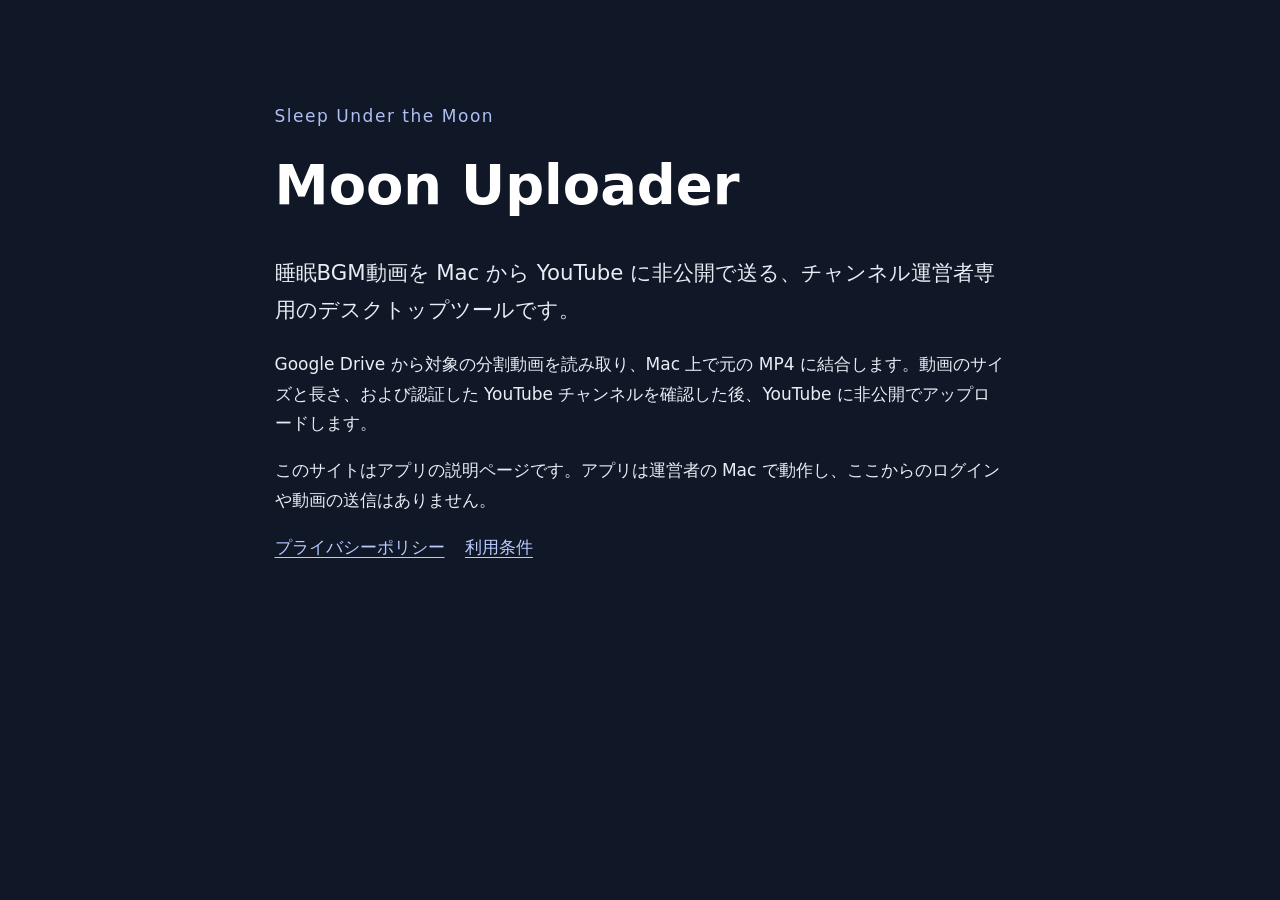
<file: index.html>
<!doctype html>
<html lang="ja">
<head>
<meta charset="utf-8">
<meta name="viewport" content="width=device-width,initial-scale=1">
<title>Moon Uploader</title>
<link rel="stylesheet" href="style.css">
</head>
<body><main>
<p class="eyebrow">Sleep Under the Moon</p>
<h1>Moon Uploader</h1>
<p class="lead">睡眠BGM動画を Mac から YouTube に非公開で送る、チャンネル運営者専用のデスクトップツールです。</p>
<p>Google Drive から対象の分割動画を読み取り、Mac 上で元の MP4 に結合します。動画のサイズと長さ、および認証した YouTube チャンネルを確認した後、YouTube に非公開でアップロードします。</p>
<p>このサイトはアプリの説明ページです。アプリは運営者の Mac で動作し、ここからのログインや動画の送信はありません。</p>
<nav aria-label="アプリに関する情報"><a href="privacy.html">プライバシーポリシー</a><a href="terms.html">利用条件</a></nav>
</main></body></html>
</file>
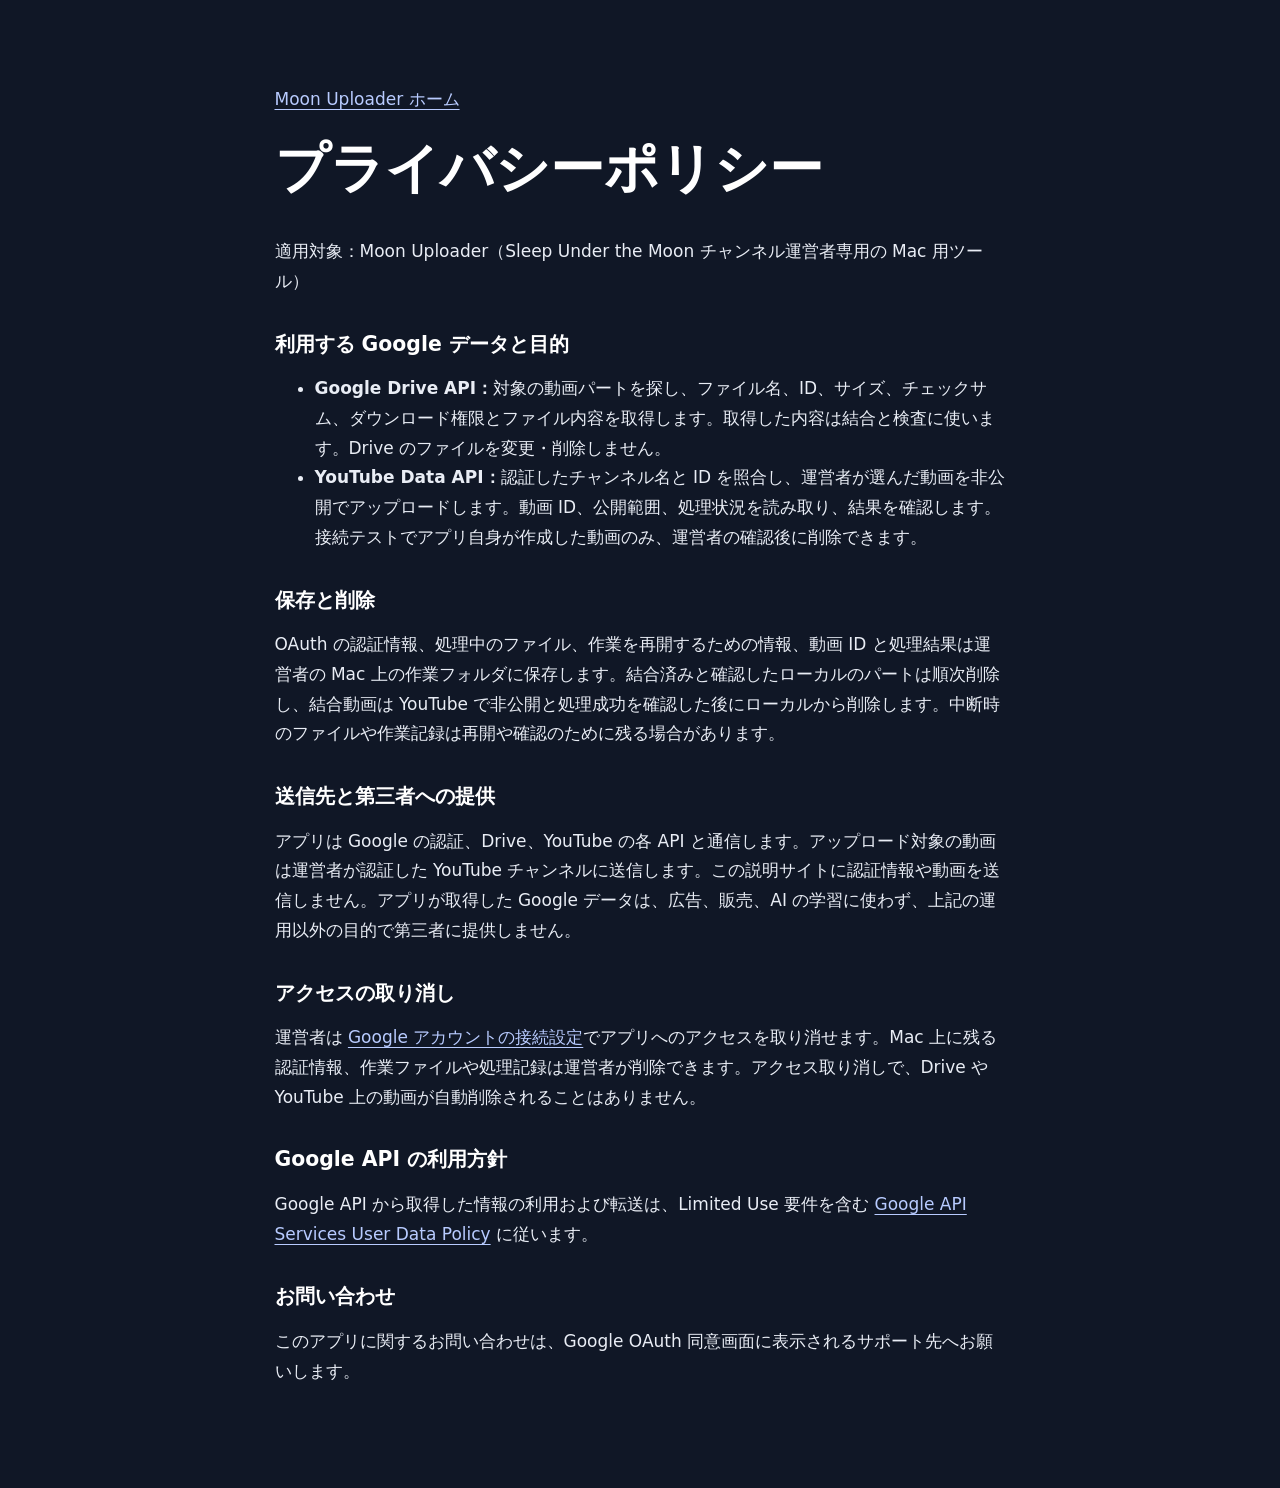
<file: privacy.html>
<!doctype html>
<html lang="ja">
<head>
<meta charset="utf-8">
<meta name="viewport" content="width=device-width,initial-scale=1">
<title>プライバシーポリシー | Moon Uploader</title>
<link rel="stylesheet" href="style.css">
</head>
<body><main>
<nav aria-label="ページ移動"><a href="./">Moon Uploader ホーム</a></nav>
<h1>プライバシーポリシー</h1>
<p>適用対象：Moon Uploader（Sleep Under the Moon チャンネル運営者専用の Mac 用ツール）</p>
<h2>利用する Google データと目的</h2>
<ul>
<li><strong>Google Drive API：</strong>対象の動画パートを探し、ファイル名、ID、サイズ、チェックサム、ダウンロード権限とファイル内容を取得します。取得した内容は結合と検査に使います。Drive のファイルを変更・削除しません。</li>
<li><strong>YouTube Data API：</strong>認証したチャンネル名と ID を照合し、運営者が選んだ動画を非公開でアップロードします。動画 ID、公開範囲、処理状況を読み取り、結果を確認します。接続テストでアプリ自身が作成した動画のみ、運営者の確認後に削除できます。</li>
</ul>
<h2>保存と削除</h2>
<p>OAuth の認証情報、処理中のファイル、作業を再開するための情報、動画 ID と処理結果は運営者の Mac 上の作業フォルダに保存します。結合済みと確認したローカルのパートは順次削除し、結合動画は YouTube で非公開と処理成功を確認した後にローカルから削除します。中断時のファイルや作業記録は再開や確認のために残る場合があります。</p>
<h2>送信先と第三者への提供</h2>
<p>アプリは Google の認証、Drive、YouTube の各 API と通信します。アップロード対象の動画は運営者が認証した YouTube チャンネルに送信します。この説明サイトに認証情報や動画を送信しません。アプリが取得した Google データは、広告、販売、AI の学習に使わず、上記の運用以外の目的で第三者に提供しません。</p>
<h2>アクセスの取り消し</h2>
<p>運営者は <a href="https://myaccount.google.com/connections">Google アカウントの接続設定</a>でアプリへのアクセスを取り消せます。Mac 上に残る認証情報、作業ファイルや処理記録は運営者が削除できます。アクセス取り消しで、Drive や YouTube 上の動画が自動削除されることはありません。</p>
<h2>Google API の利用方針</h2>
<p>Google API から取得した情報の利用および転送は、Limited Use 要件を含む <a href="https://developers.google.com/terms/api-services-user-data-policy">Google API Services User Data Policy</a> に従います。</p>
<h2>お問い合わせ</h2>
<p>このアプリに関するお問い合わせは、Google OAuth 同意画面に表示されるサポート先へお願いします。</p>
</main></body></html>
</file>
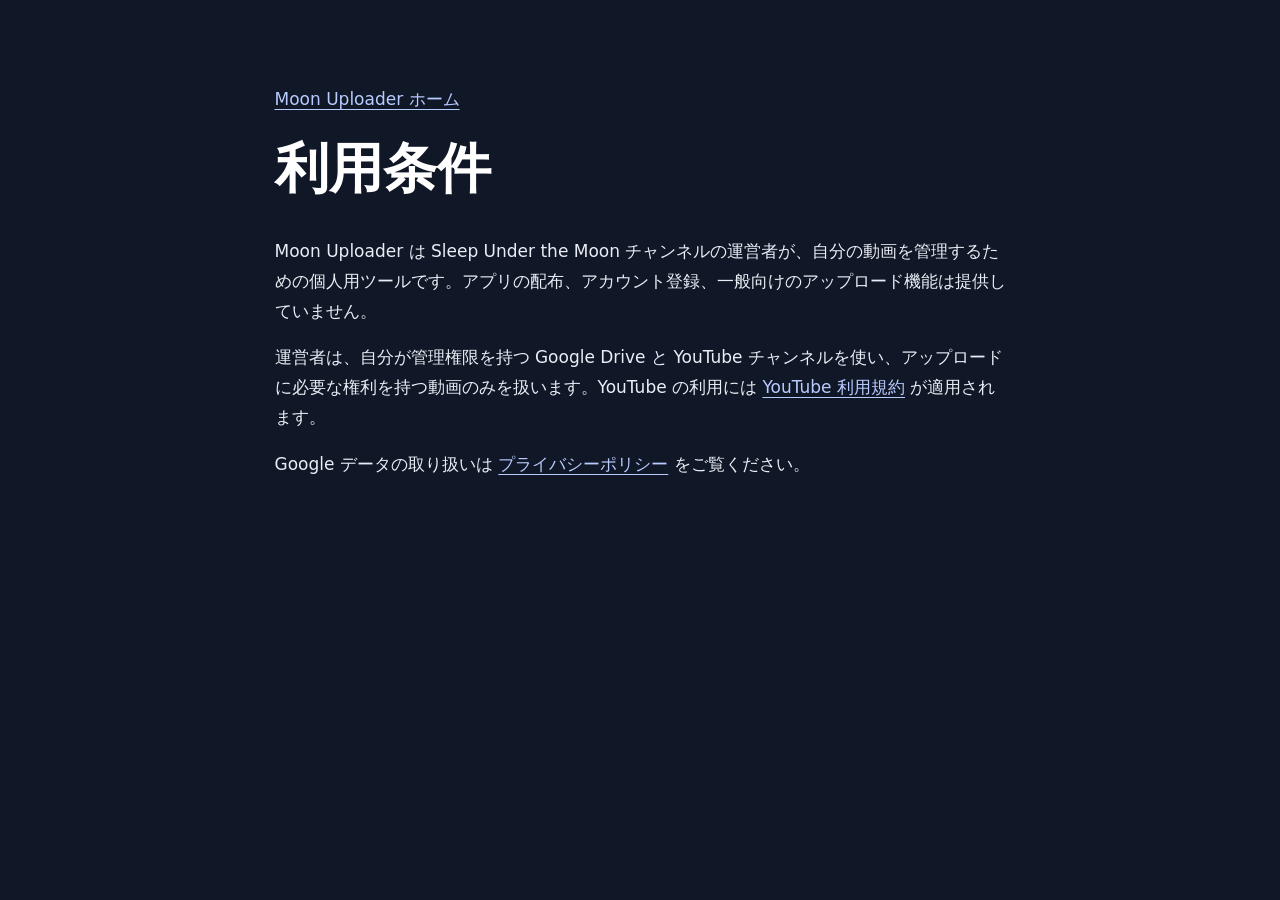
<file: terms.html>
<!doctype html>
<html lang="ja">
<head>
<meta charset="utf-8">
<meta name="viewport" content="width=device-width,initial-scale=1">
<title>利用条件 | Moon Uploader</title>
<link rel="stylesheet" href="style.css">
</head>
<body><main>
<nav aria-label="ページ移動"><a href="./">Moon Uploader ホーム</a></nav>
<h1>利用条件</h1>
<p>Moon Uploader は Sleep Under the Moon チャンネルの運営者が、自分の動画を管理するための個人用ツールです。アプリの配布、アカウント登録、一般向けのアップロード機能は提供していません。</p>
<p>運営者は、自分が管理権限を持つ Google Drive と YouTube チャンネルを使い、アップロードに必要な権利を持つ動画のみを扱います。YouTube の利用には <a href="https://www.youtube.com/t/terms">YouTube 利用規約</a> が適用されます。</p>
<p>Google データの取り扱いは <a href="privacy.html">プライバシーポリシー</a> をご覧ください。</p>
</main></body></html>
</file>
<file: style.css>
:root { color-scheme: dark; background: #101726; color: #e9edf5; font: 17px/1.75 system-ui,sans-serif; }
body { margin: 0; }
main { max-width: 43rem; margin: auto; padding: clamp(2rem, 8vw, 5rem) 1.4rem; }
h1, h2 { line-height: 1.3; color: #fff; }
h1 { font-size: clamp(2rem, 7vw, 3.2rem); margin: .35em 0 .6em; }
h2 { font-size: 1.2rem; margin-top: 2rem; }
.eyebrow { color: #aebff4; letter-spacing: .09em; }
.lead { font-size: 1.25rem; }
a { color: #b8cbff; text-underline-offset: .25em; }
nav a { margin-right: 1.2rem; }
</file>
